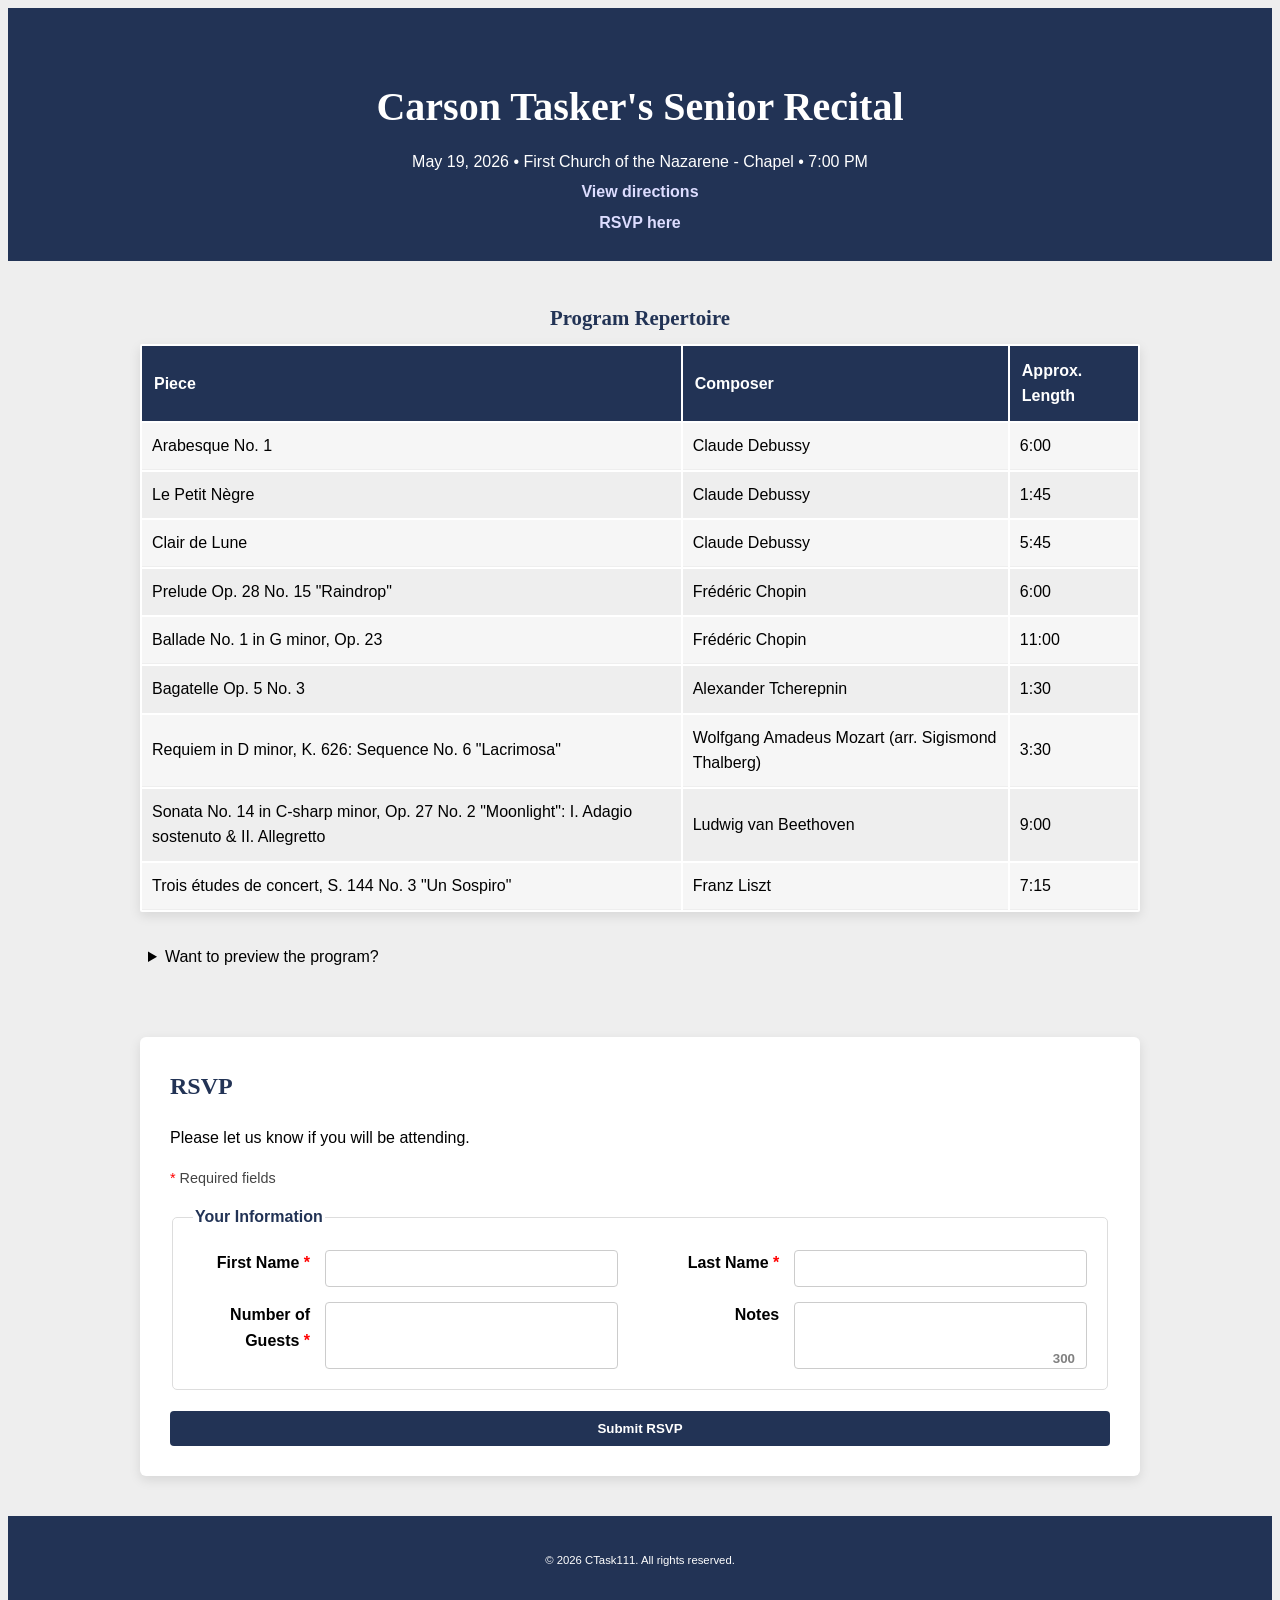
<file: index.html>
<!DOCTYPE html>
<html lang="en-US">
<head>
    <meta charset="UTF-8">
    <meta name="viewport" content="width=device-width, initial-scale=1.0">
    <title>Senior Piano Recital | Carson Tasker</title>
    <link rel="icon" href="img/music-notes.svg">
    <link rel="stylesheet" href="styles.css">
</head>
<body>
    <header>
        <h1>Carson Tasker's Senior Recital</h1>
        <p>May 19, 2026 &bull; First Church of the Nazarene - Chapel &bull; 7:00 PM</p>
        <p><a target="_blank" href="https://www.google.com/maps/place/First+Church+of+the+Nazarene/@37.6794698,-97.3212164,19z/data=!3m1!4b1!4m6!3m5!1s0x87bae3905ce790a1:0x4ef9311ffcd3ec77!8m2!3d37.6794687!4d-97.3205727!16s%2Fg%2F1tkbyr47?entry=ttu&g_ep=EgoyMDI2MDMxMC4wIKXMDSoASAFQAw%3D%3D">View directions</a></p>
        <p><a href="#rsvp">RSVP here</a></p>
    </header>
    <main>
        <div id="main-contents">
            <section id="program">
                <table>
                    <caption>Program Repertoire</caption>
                    <thead>
                        <tr>
                            <th>Piece</th>
                            <th>Composer</th>
                            <th>Approx. Length</th>
                        </tr>
                    </thead>
                    <tbody>
                        <tr>
                            <td>Arabesque No. 1</td>
                            <td>Claude Debussy</td>
                            <td>6:00</td>
                        </tr>
                        <tr>
                            <td>Le Petit N&egrave;gre</td>
                            <td>Claude Debussy</td>
                            <td>1:45</td>
                        </tr>
                        <tr>
                            <td>Clair de Lune</td>
                            <td>Claude Debussy</td>
                            <td>5:45</td>
                        </tr>
                        <tr>
                            <td>Prelude Op. 28 No. 15 "Raindrop"</td>
                            <td>Fr&eacute;d&eacute;ric Chopin</td>
                            <td>6:00</td>
                        </tr>
                        <tr>
                            <td>Ballade No. 1 in G minor, Op. 23</td>
                            <td>Fr&eacute;d&eacute;ric Chopin</td>
                            <td>11:00</td>
                        </tr>
                        <!--<tr>
                            <td colspan="3" id="intermission">&mdash; Intermission &mdash;</td>
                        </tr>-->
                        <tr>
                            <td>Bagatelle Op. 5 No. 3</td>
                            <td>Alexander Tcherepnin</td>
                            <td>1:30</td>
                        </tr>
                        <tr>
                            <td>Requiem in D minor, K. 626: Sequence No. 6 "Lacrimosa"</td>
                            <td>Wolfgang Amadeus Mozart (arr. Sigismond Thalberg)</td>
                            <td>3:30</td>
                        </tr>
                        <tr>
                            <td>Sonata No. 14 in C-sharp minor, Op. 27 No. 2 "Moonlight": I. Adagio sostenuto & II. Allegretto</td>
                            <td>Ludwig van Beethoven</td>
                            <td>9:00</td>
                        </tr>
                        <tr>
                            <td>Trois &eacute;tudes de concert, S. 144 No. 3 "Un Sospiro"</td>
                            <td>Franz Liszt</td>
                            <td>7:15</td>
                        </tr>
                    </tbody>
                </table>
                <details>
                    <summary>Want to preview the program?</summary>

                    <ul>
                        <li>Arabesque No. 1<br>
                            <a href="https://youtu.be/cVYH-7QGE-A?si=RqB1N53XANGPcxhf" target="_blank" rel="noopener noreferrer">Listen</a>
                        </li>
                        <li>Ballade No. 1 in G minor, Op. 23<br>
                            <a href="https://youtu.be/Zj_psrTUW_w?si=JNGp3afquRtB_Heb" target="_blank" rel="noopener noreferrer">Listen</a>
                        </li>
                        <li>Bagatelle Op. 5 No. 3<br>
                            <a href="https://youtu.be/fkJjz7DJQEk?si=y81NFDnGIl9xslIf" target="_blank" rel="noopener noreferrer">Listen</a>
                        </li>
                        <li>Requiem in D minor, K. 626: Sequence No. 6 "Lacrimosa"<br>
                            <a href="https://youtu.be/5Yamu70Z_FI?si=3X_hwmnXMqFbhYRt" target="_blank" rel="noopener noreferrer">Listen</a>
                        </li>
                    </ul>
                </details>
            </section>
            <section id="rsvp">
                <h2>RSVP</h2>
                <p>Please let us know if you will be attending.</p>
                <p class="warning-note"><span class="req-star">*</span> Required fields</p>

                <form action="result.html" method="GET">
                    <fieldset>
                        <legend>Your Information</legend>

                        <label for="fname">First Name <span class="req-star">*</span></label>
                        <input type="text" id="fname" name="firstName" required>

                        <label for="lname">Last Name <span class="req-star">*</span></label>
                        <input type="text" id="lname" name="lastName" required>

                        <label for="guests">Number of Guests <span class="req-star">*</span></label>
                        <input type="number" min="1" max="10" id="guests" name="guests" required>

                        <label for="notes">Notes</label>
                        <textarea id="notes" name="notes" maxlength="300" rows="3" placeholder=""></textarea>
                    </fieldset>
                    <label for="notes" id="note-chars"><small id="chars">300</small></label>
                    <input type="text" name="company" style="display: none">
                    <button type="submit" id="submit-btn">Submit RSVP</button>
                </form>
            </section>
        </div>
    </main>
    <footer>
        <p><small>&copy; 2026 CTask111. All rights reserved.</small></p>
    </footer>

    <script src="notes.js"></script>
</body>
</html>
</file>
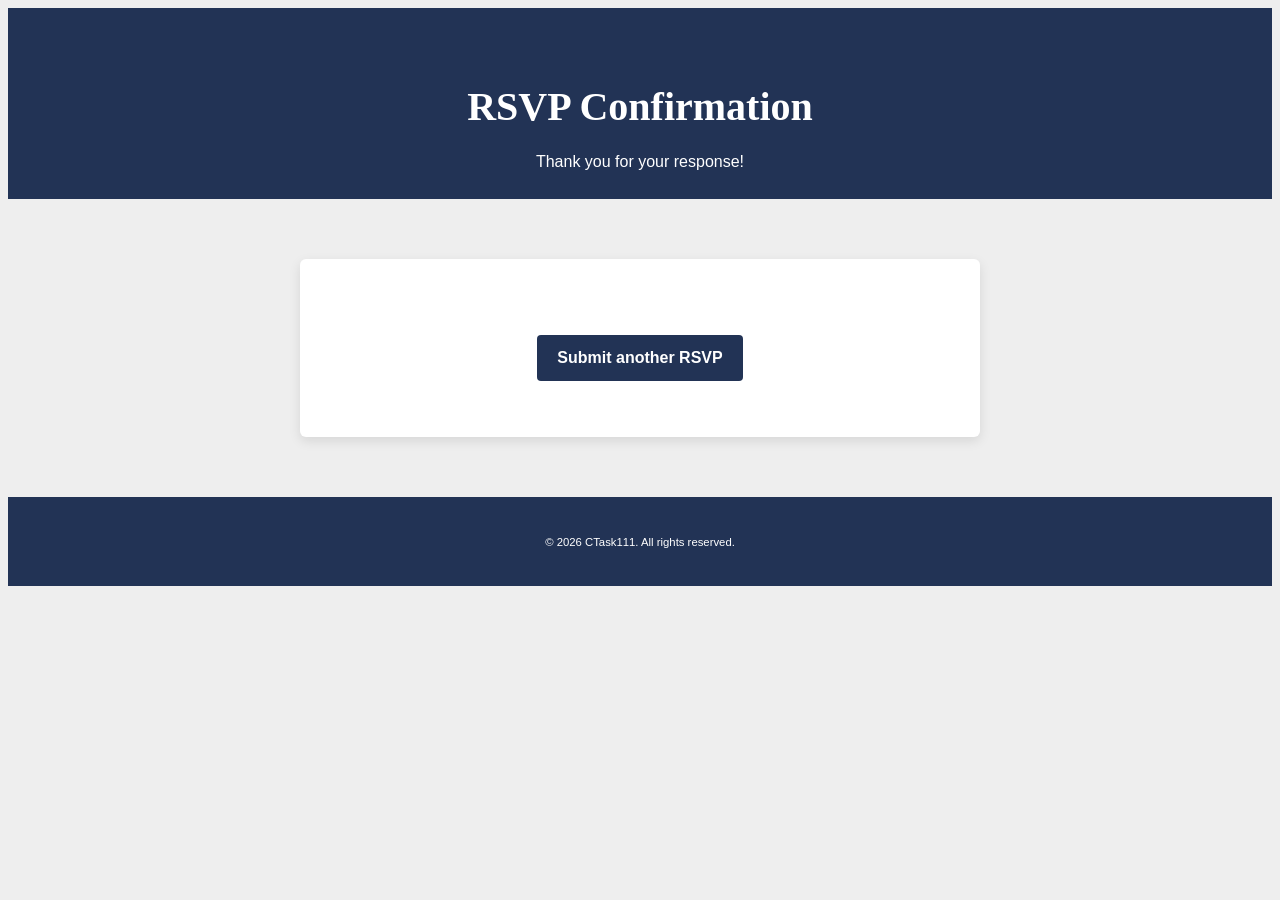
<file: result.html>
<!DOCTYPE html>
<html lang="en">
<head>
    <meta charset="UTF-8">
    <meta name="viewport" content="width=device-width, initial-scale=1.0">
    <title>RSVP Confirmation | Carson Tasker</title>
    <link rel="icon" href="img/music-notes.svg">
    <link rel="stylesheet" href="styles.css">
</head>
<body>
    <header>
        <h1>RSVP Confirmation</h1>
        <p>Thank you for your response!</p>
    </header>
    <main>
        <div id="main-contents">
            <section id="confirmation">
                <div id="thank"></div>
                <div id="submitted-info"></div>
                <div id="guest-count"></div>

                <p><a id="return-btn">Submit another RSVP</a></p>
            </section>
        </div>
    </main>
    <footer>
        <p><small>&copy; 2026 CTask111. All rights reserved.</small></p>
    </footer>

    <script src="submit.js"></script>
    <script src="guestCount.js"></script>
</body>
</html>
</file>
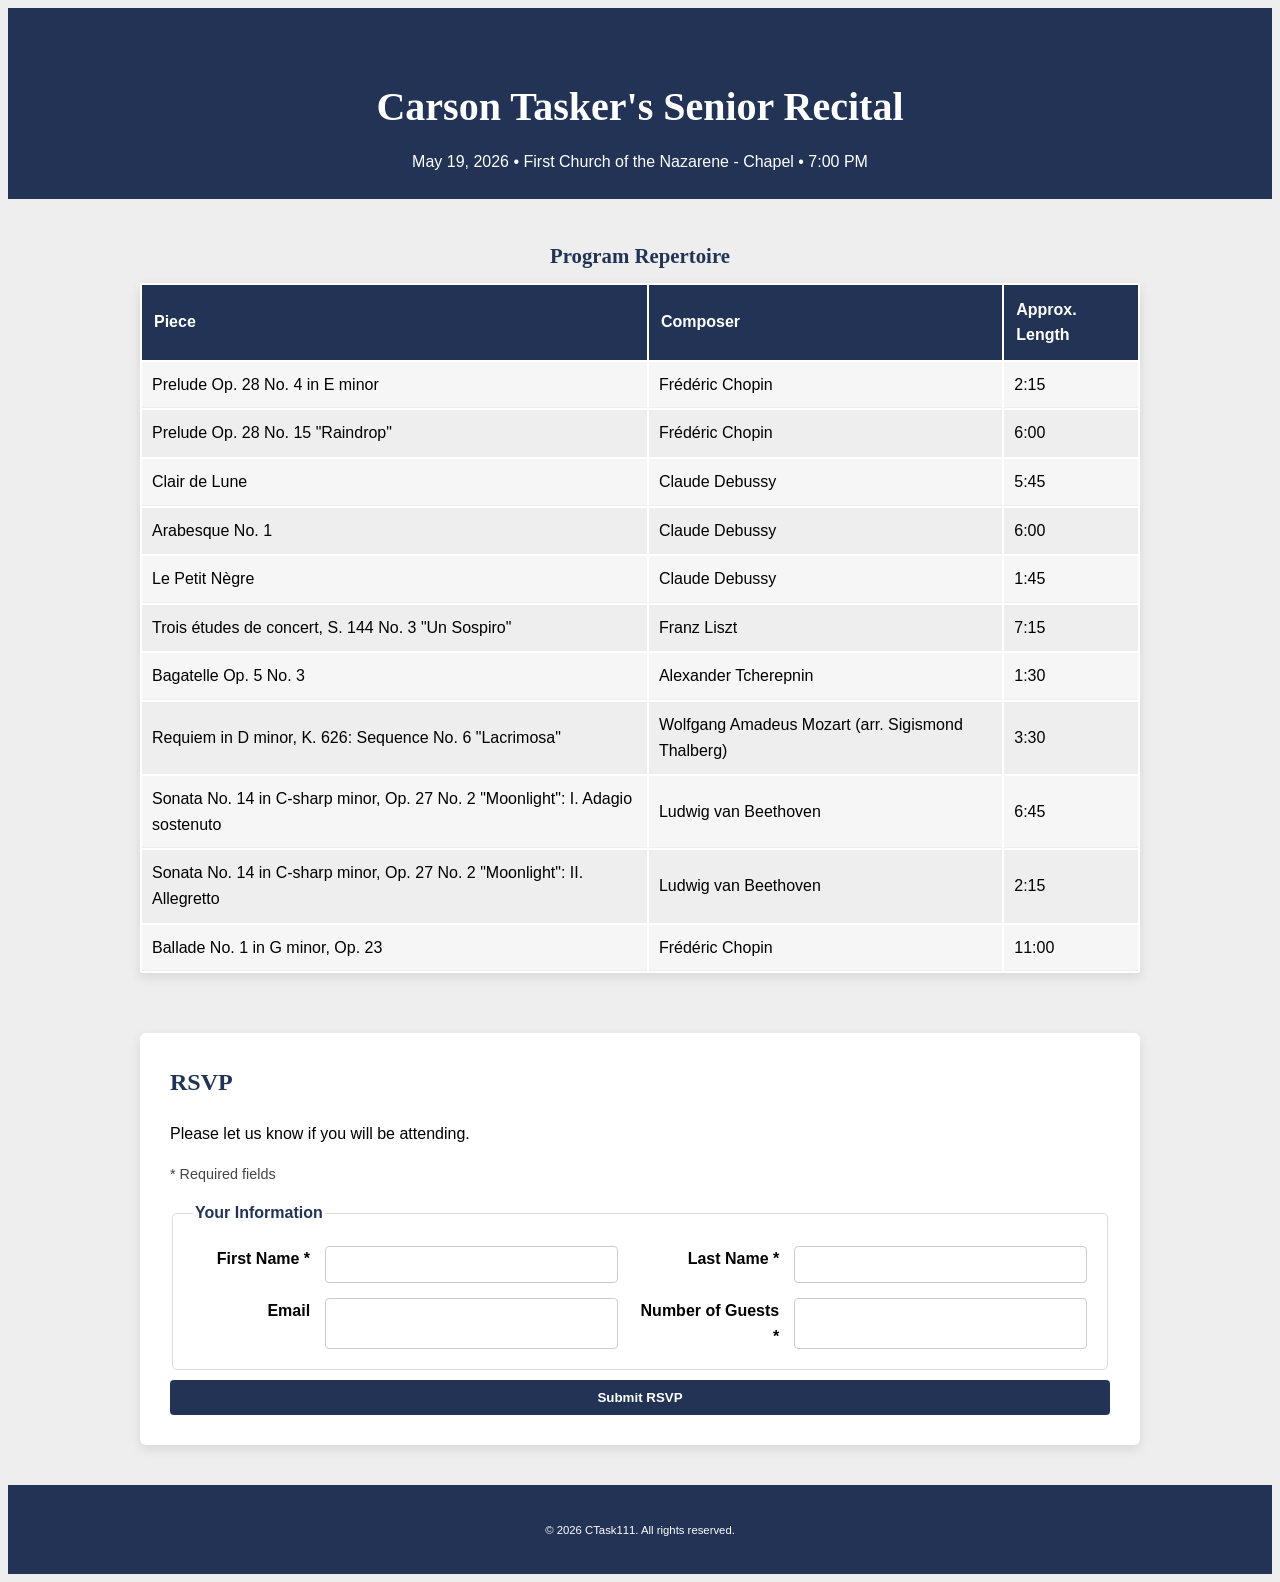
<file: rsvpForm.html>
<!DOCTYPE html>
<html lang="en-US">
<head>
    <meta charset="UTF-8">
    <meta name="viewport" content="width=device-width, initial-scale=1.0">
    <title>Senior Piano Recital | Carson Tasker</title>
    <link rel="stylesheet" href="styles.css">
</head>
<body>
    <header>
        <h1>Carson Tasker's Senior Recital</h1>
        <p>May 19, 2026 &bull; First Church of the Nazarene - Chapel &bull; 7:00 PM</p>
    </header>
    <main>
        <div id="main-contents">
            <section id="program">
                <table>
                    <caption>Program Repertoire</caption>
                    <thead>
                        <tr>
                            <th>Piece</th>
                            <th>Composer</th>
                            <th>Approx. Length</th>
                        </tr>
                    </thead>
                    <tbody>
                        <tr>
                            <td>Prelude Op. 28 No. 4 in E minor</td>
                            <td>Fr&eacute;d&eacute;ric Chopin</td>
                            <td>2:15</td>
                        </tr>
                        <tr>
                            <td>Prelude Op. 28 No. 15 "Raindrop"</td>
                            <td>Fr&eacute;d&eacute;ric Chopin</td>
                            <td>6:00</td>
                        </tr>
                        <tr>
                            <td>Clair de Lune</td>
                            <td>Claude Debussy</td>
                            <td>5:45</td>
                        </tr>
                        <tr>
                            <td>Arabesque No. 1</td>
                            <td>Claude Debussy</td>
                            <td>6:00</td>
                        </tr>
                        <tr>
                            <td>Le Petit N&egrave;gre</td>
                            <td>Claude Debussy</td>
                            <td>1:45</td>
                        </tr>
                        <tr>
                            <td>Trois &eacute;tudes de concert, S. 144 No. 3 "Un Sospiro"</td>
                            <td>Franz Liszt</td>
                            <td>7:15</td>
                        </tr>
                        <!--<tr>
                            <td colspan="3" id="intermission">&mdash; Intermission &mdash;</td>
                        </tr>-->
                        <tr>
                            <td>Bagatelle Op. 5 No. 3</td>
                            <td>Alexander Tcherepnin</td>
                            <td>1:30</td>
                        </tr>
                        <tr>
                            <td>Requiem in D minor, K. 626: Sequence No. 6 "Lacrimosa"</td>
                            <td>Wolfgang Amadeus Mozart (arr. Sigismond Thalberg)</td>
                            <td>3:30</td>
                        </tr>
                        <tr>
                            <td>Sonata No. 14 in C-sharp minor, Op. 27 No. 2 "Moonlight": I. Adagio sostenuto</td>
                            <td>Ludwig van Beethoven</td>
                            <td>6:45</td>
                        </tr>
                        <tr>
                            <td>Sonata No. 14 in C-sharp minor, Op. 27 No. 2 "Moonlight": II. Allegretto</td>
                            <td>Ludwig van Beethoven</td>
                            <td>2:15</td>
                        </tr>
                        <tr>
                            <td>Ballade No. 1 in G minor, Op. 23</td>
                            <td>Fr&eacute;d&eacute;ric Chopin</td>
                            <td>11:00</td>
                        </tr>
                    </tbody>
                </table>
            </section>
            <section id="rsvp">
                <h2>RSVP</h2>
                <p>Please let us know if you will be attending.</p>
                <p class="warning-note">* Required fields</p>

                <form action="result.html" method="GET">
                    <fieldset>
                        <legend>Your Information</legend>

                        <label for="fname">First Name *</label>
                        <input type="text" id="fname" name="firstName" required>

                        <label for="lname">Last Name *</label>
                        <input type="text" id="lname" name="lastName" required>

                        <label for="email">Email</label>
                        <input type="email" id="email" name="email">

                        <label for="guests">Number of Guests *</label>
                        <input type="number" min="1" max="10" id="guests" name="guests" required>
                    </fieldset>
                    <input type="text" name="company" style="display: none">
                    <button type="submit" id="submit-btn">Submit RSVP</button>
                </form>
            </section>
        </div>
    </main>
    <footer>
        <p><small>&copy; 2026 CTask111. All rights reserved.</small></p>
    </footer>
</body>
</html>
</file>
<file: styles.css>
:root {
    --bg-color: #eee;
    --accent-color: #235;
    --accent2-color: #182035;
    --input-color: #ccc;
    --field-color: #ddd;
    --alink-color: #ddf;
    --alinkv-color: #daf;
    --off-bg-color: #f6f6f6;
}
body {
    font-family:'Segoe UI', Tahoma, Geneva, Verdana, sans-serif;
    font-size: 100%;
    line-height: 1.6;
    background-color: var(--bg-color);
}
h1, h2, h3, caption {
    font-family: Georgia, 'Times New Roman', Times, serif;
}
h1 {
    color: white;
}
h2, h3, caption {
    color: var(--accent-color);
}
header {
    text-align: center;
    padding: 40px 20px 20px 20px;
    background-color: var(--accent-color);
    color: white;
}
header h1 {
    margin-bottom: 10px;
    font-size: 2.5em;
}
header p {
    margin: 5px 0;
}
header a {
    color: var(--alink-color);
    display: inline-block;
    font-weight: bold;
    text-decoration: none;
    transition: transform .2s ease;
    transform-origin: center;
}
header a:hover {
    transform: scale(1.05);
}
header a:visited {
    color: var(--alinkv-color);
}
#main-contents {
    width: 85%;
    max-width: 1000px;
    margin: 40px auto;
}
body > footer {
    text-align: center;
    padding: 20px;
    margin-top: 40px;
    background-color: var(--accent-color);
    color: white;
    font-size: .85em;
}
#program {
    margin-bottom: 60px;
}
table {
    width: 100%;
    border-radius: 2px;
    margin-top: 20px;
    background-color: white;
    box-shadow: 0 4px 12px rgba(0, 0, 0, .1);
}
caption {
    font-size: 1.3em;
    margin-bottom: 10px;
    color: var(--accent-color);
    font-weight: bold;
}
th {
    background-color: var(--accent-color);
    color: white;
    padding: 12px;
    text-align: left;
}
td {
    padding: 10px;
    border-bottom: 1px solid var(--bg-color);
}
tbody tr {
    background-color: var(--off-bg-color);
}
tbody tr:nth-child(even) {
    background-color: var(--bg-color);
}
#intermission {
    text-align: center;
    font-style: italic;
    font-weight: bold;
    background-color: #eef;
}
details {
    margin-top: 1.5em;
    padding: .5em;
}
summary {
    cursor: pointer;
    font-weight: 500;
}
details[open] {
    background-color: white;
    border-radius: 6px;
    padding: 1em;
}
details a {
    background-color: var(--accent-color);
    color: white;
    padding: 2px 10px;
    border-radius: 2px;
    margin-left: 5px;
    text-decoration: none;
}
details a:hover {
    background-color: var(--accent2-color);
    box-shadow: inset 1px 1px 1px 1px rgba(0, 0, 0, .1);
}
#rsvp {
    background-color: white;
    padding: 30px;
    box-shadow: 0 4px 12px rgba(0, 0, 0, .1);
    border-radius: 6px;
}
#rsvp h2 {
    margin-top: 0;
}
.warning-note {
    font-size: .9em;
    color: #444;
}
.req-star {
    color: red;
}
fieldset {
    border: 1px solid var(--field-color);
    padding: 20px;
    border-radius: 5px;
    display: grid;
    grid-template-columns: .8fr 2fr 1fr 2fr;
    gap: 15px;
}
fieldset label {
    text-align: right;
}
legend {
    font-weight: bold;
    color: var(--accent-color);
}
label {
    font-weight: 600;
}
input, select, textarea {
    padding: 10px;
    border-radius: 4px;
    border: 1px solid var(--input-color);
}
input:focus, select:focus, textarea:focus {
    outline: none;
    border-color: var(--accent-color);
    box-shadow: 0 0 4px rgba(32, 40, 64, .25);
}
#notes {
    resize: none;
}
#note-chars {
    display: block;
    text-align: right;
    margin-right: 35px;
    margin-top: -45px;
    margin-bottom: 30px;
    filter: opacity(.5);
}
#submit-btn {
    width: 100%;
    margin-top: 10px;
    padding: 10px;
    border: none;
}
#confirmation {
    background-color: white;
    padding: 40px;
    margin: 60px auto;
    max-width: 600px;
    text-align: center;
    box-shadow: 0 4px 12px rgba(0, 0, 0, .1);
    border-radius: 6px;
}
#return-btn {
    display: inline-block;
    margin-top: 20px;
    padding: 10px 20px;
    text-decoration: none;
}
[id*="btn"] {
    font-weight: bold;
    background-color: var(--accent-color);
    color: white;
    border-radius: 4px;
    cursor: pointer;
    transition: background-color .2s ease,
                box-shadow .2s ease;
}
[id*="btn"]:hover {
    background-color: var(--accent2-color);
    box-shadow: inset 1px 1px 2px 2px rgba(0, 0, 0, .2);
}
#guest-count {
    font-size: .8em;
    color: #333;
}

@media screen and (max-width: 850px) {
    fieldset {
        display: flex;
        flex-direction: column;
    }
    fieldset label {
        text-align: left;
    }
}
</file>
